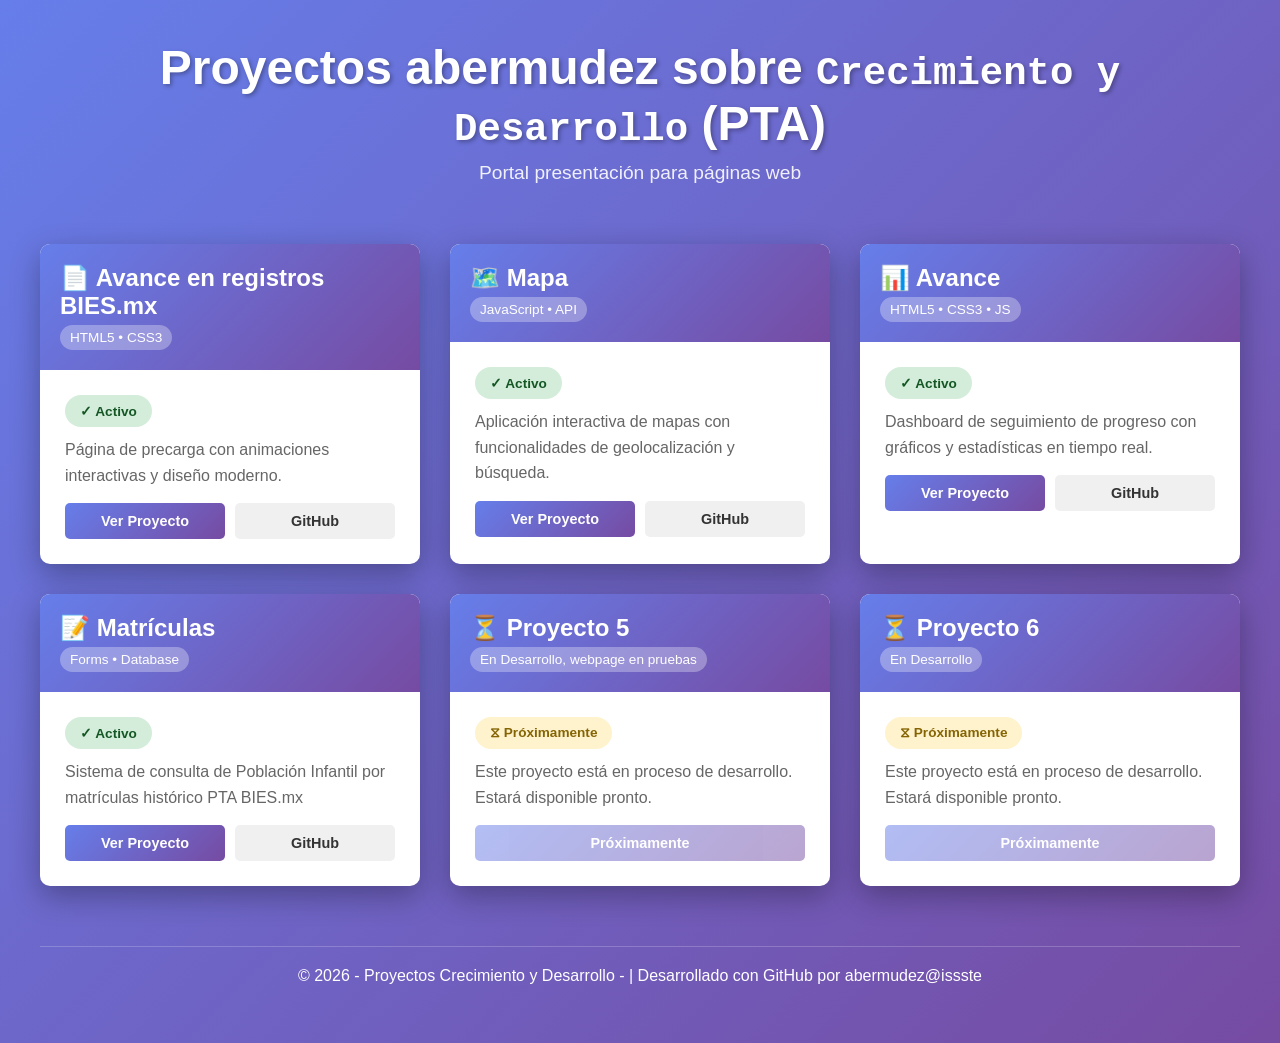
<file: index.html>
<!DOCTYPE html>
<html lang="es">
<head>
    <meta charset="UTF-8">
    <meta name="viewport" content="width=device-width, initial-scale=1.0">
    <title>Proyectos Web abermudez</title>
    <style>
        * {
            margin: 0;
            padding: 0;
            box-sizing: border-box;
        }

        body {
            font-family: 'Segoe UI', Tahoma, Geneva, Verdana, sans-serif;
            background: linear-gradient(135deg, #667eea 0%, #764ba2 100%);
            min-height: 100vh;
            padding: 40px 20px;
        }

        .container {
            max-width: 1200px;
            margin: 0 auto;
        }

        header {
            text-align: center;
            color: white;
            margin-bottom: 60px;
            animation: fadeIn 0.8s ease-in;
        }

        header h1 {
            font-size: 3em;
            margin-bottom: 10px;
            text-shadow: 2px 2px 4px rgba(0,0,0,0.3);
        }

        header p {
            font-size: 1.2em;
            opacity: 0.9;
        }

        .projects-grid {
            display: grid;
            grid-template-columns: repeat(auto-fit, minmax(300px, 1fr));
            gap: 30px;
            margin-bottom: 60px;
        }

        .project-card {
            background: white;
            border-radius: 10px;
            overflow: hidden;
            box-shadow: 0 10px 30px rgba(0,0,0,0.3);
            transition: transform 0.3s ease, box-shadow 0.3s ease;
            animation: slideUp 0.6s ease-out;
        }

        .project-card:nth-child(2) {
            animation-delay: 0.1s;
        }

        .project-card:nth-child(3) {
            animation-delay: 0.2s;
        }

        .project-card:nth-child(4) {
            animation-delay: 0.3s;
        }

        .project-card:nth-child(5) {
            animation-delay: 0.4s;
        }

        .project-card:nth-child(6) {
            animation-delay: 0.5s;
        }

        .project-card:hover {
            transform: translateY(-10px);
            box-shadow: 0 20px 40px rgba(0,0,0,0.4);
        }

        .project-header {
            background: linear-gradient(135deg, #667eea 0%, #764ba2 100%);
            padding: 20px;
            color: white;
        }

        .project-header h2 {
            font-size: 1.5em;
            margin-bottom: 5px;
        }

        .project-header .tag {
            display: inline-block;
            background: rgba(255,255,255,0.3);
            padding: 5px 10px;
            border-radius: 20px;
            font-size: 0.85em;
        }

        .project-content {
            padding: 25px;
        }

        .project-content p {
            color: #666;
            line-height: 1.6;
            margin-bottom: 15px;
        }

        .project-footer {
            display: flex;
            gap: 10px;
        }

        .btn {
            display: inline-block;
            padding: 10px 20px;
            border-radius: 5px;
            text-decoration: none;
            font-size: 0.9em;
            font-weight: 600;
            transition: all 0.3s ease;
            border: none;
            cursor: pointer;
            flex: 1;
            text-align: center;
        }

        .btn-primary {
            background: linear-gradient(135deg, #667eea 0%, #764ba2 100%);
            color: white;
        }

        .btn-primary:hover:not(:disabled) {
            opacity: 0.9;
            transform: scale(1.05);
        }

        .btn-secondary {
            background: #f0f0f0;
            color: #333;
        }

        .btn-secondary:hover {
            background: #e0e0e0;
        }

        .btn:disabled {
            opacity: 0.5;
            cursor: not-allowed;
        }

        .status-badge {
            display: inline-block;
            padding: 8px 15px;
            border-radius: 20px;
            font-size: 0.85em;
            font-weight: 600;
            margin-bottom: 10px;
        }

        .status-active {
            background: #d4edda;
            color: #155724;
        }

        .status-coming {
            background: #fff3cd;
            color: #856404;
        }

        @keyframes fadeIn {
            from {
                opacity: 0;
                transform: translateY(-20px);
            }
            to {
                opacity: 1;
                transform: translateY(0);
            }
        }

        @keyframes slideUp {
            from {
                opacity: 0;
                transform: translateY(30px);
            }
            to {
                opacity: 1;
                transform: translateY(0);
            }
        }

        footer {
            text-align: center;
            color: white;
            padding: 20px;
            border-top: 1px solid rgba(255,255,255,0.2);
        }

        @media (max-width: 768px) {
            header h1 {
                font-size: 2em;
            }

            .projects-grid {
                grid-template-columns: 1fr;
            }
        }
    </style>
</head>
<body>
    <div class="container">
        <header>
            <h1>Proyectos abermudez sobre <code>Crecimiento y Desarrollo</code> (PTA)</h1>
            <p>Portal presentación para páginas web</p>
        </header>

        <div class="projects-grid">
            <!-- Proyecto 1: Precarga -->
            <div class="project-card">
                <div class="project-header">
                    <h2>📄 Avance en registros BIES.mx</h2>
                    <span class="tag">HTML5 • CSS3</span>
                </div>
                <div class="project-content">
                    <span class="status-badge status-active">✓ Activo</span>
                    <p>Página de precarga con animaciones interactivas y diseño moderno.</p>
                    <div class="project-footer">
                        <a href="index_precarga.html" class="btn btn-primary">Ver Proyecto</a>
                        <a href="https://github.com/abermudezissste-source/Proyectos_" class="btn btn-secondary">GitHub</a>
                    </div>
                </div>
            </div>

            <!-- Proyecto 2: Mapa -->
            <div class="project-card">
                <div class="project-header">
                    <h2>🗺️ Mapa</h2>
                    <span class="tag">JavaScript • API</span>
                </div>
                <div class="project-content">
                    <span class="status-badge status-active">✓ Activo</span>
                    <p>Aplicación interactiva de mapas con funcionalidades de geolocalización y búsqueda.</p>
                    <div class="project-footer">
                        <a href="mapa/index.html" class="btn btn-primary">Ver Proyecto</a>
                        <a href="https://github.com/abermudezissste-source/Proyectos_" class="btn btn-secondary">GitHub</a>
                    </div>
                </div>
            </div>

            <!-- Proyecto 3: Avance -->
            <div class="project-card">
                <div class="project-header">
                    <h2>📊 Avance</h2>
                    <span class="tag">HTML5 • CSS3 • JS</span>
                </div>
                <div class="project-content">
                    <span class="status-badge status-active">✓ Activo</span>
                    <p>Dashboard de seguimiento de progreso con gráficos y estadísticas en tiempo real.</p>
                    <div class="project-footer">
                        <a href="avance/Index.html" class="btn btn-primary">Ver Proyecto</a>
                        <a href="https://github.com/abermudezissste-source/Proyectos_" class="btn btn-secondary">GitHub</a>
                    </div>
                </div>
            </div>

            <!-- Proyecto 4: Matrículas -->
            <div class="project-card">
                <div class="project-header">
                    <h2>📝 Matrículas</h2>
                    <span class="tag">Forms • Database</span>
                </div>
                <div class="project-content">
                    <span class="status-badge status-active">✓ Activo</span>
                    <p>Sistema de consulta de Población Infantil por matrículas histórico PTA BIES.mx</p>
                    <div class="project-footer">
                        <a href="Proyecto_26/index.html" class="btn btn-primary">Ver Proyecto</a>
                        <a href="https://github.com/abermudezissste-source/Proyectos_" class="btn btn-secondary">GitHub</a>
                    </div>
                </div>
            </div>

            <!-- Proyecto 5: Próximo -->
            <div class="project-card">
                <div class="project-header">
                    <h2>⏳ Proyecto 5</h2>
                    <span class="tag">En Desarrollo, webpage en pruebas</span>
                </div>
                <div class="project-content">
                    <span class="status-badge status-coming">⧖ Próximamente</span>
                    <p>Este proyecto está en proceso de desarrollo. Estará disponible pronto.</p>
                    <div class="project-footer">
                        <button class="btn btn-primary" disabled>Próximamente</button>
                    </div>
                </div>
            </div>

            <!-- Proyecto 6: Próximo -->
            <div class="project-card">
                <div class="project-header">
                    <h2>⏳ Proyecto 6</h2>
                    <span class="tag">En Desarrollo</span>
                </div>
                <div class="project-content">
                    <span class="status-badge status-coming">⧖ Próximamente</span>
                    <p>Este proyecto está en proceso de desarrollo. Estará disponible pronto.</p>
                    <div class="project-footer">
                        <button class="btn btn-primary" disabled>Próximamente</button>
                    </div>
                </div>
            </div>
        </div>

        <footer>
            <p>&copy; 2026 - Proyectos Crecimiento y Desarrollo - | Desarrollado con GitHub por abermudez@issste</p>
        </footer>
    </div>
</body>
</html>
</file>
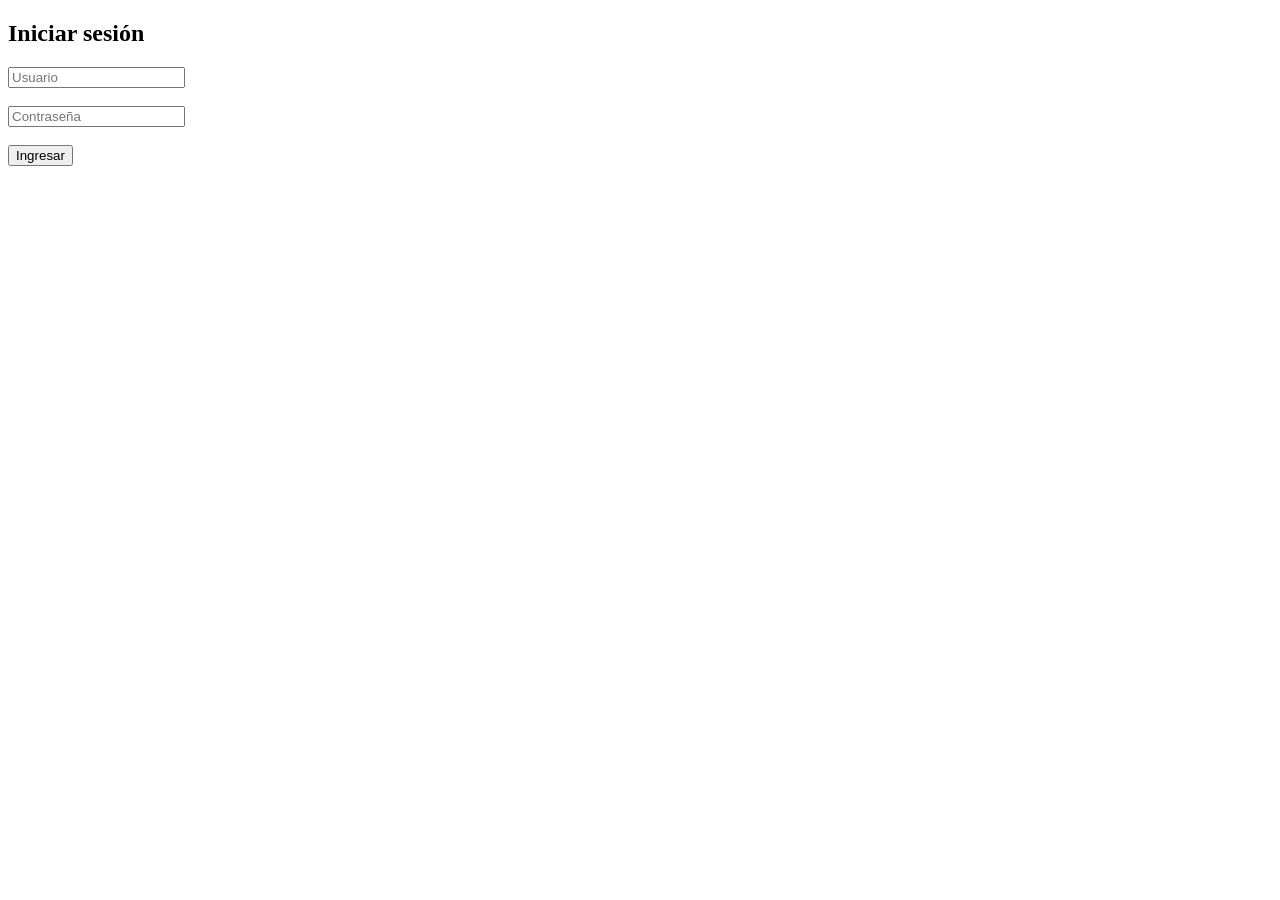
<file: Proyecto_26/index.html>
<!DOCTYPE html>
<html lang="es">
<head>
<meta charset="UTF-8" />

<script>
const usuario = localStorage.getItem("usuario");

if (!usuario) {
    window.location.href = "login.html";
}
</script>

<title>Dashboard EBDI</title>
<link rel="stylesheet" href="css/styles.css" />
<style>
  body {
    font-family: "Segoe UI", Arial, sans-serif;
  }
</style>
</head>

<!-- Modal de estado -->
<div id="estadoModal" class="modal">
  <div class="modal-content">
    <h3 id="modalTitulo">Estado seleccionado</h3>
    <p id="modalTexto"></p>

    <div class="modal-buttons">
      <button id="btnAceptar">Aceptar</button>
      <button id="btnDetalle">Ver detalle</button>
    </div>
  </div>
</div>

<!-- Tooltip para los Estados -->
<div id="tooltipEstado" class="tooltip"></div>

<script> 
function abrirDashboard(estadoId) {
  window.location.href = `matricula.html?estado=${estadoId}`
}
</script>

<body>
<!-- HEADER -->
<header class="header">
  <div class="header-left">
    <img src="img/logo.png" alt="Logo" class="logo">
    <h1 class="titulo">Dashboard Matrículas - EBDI</h1>
  </div>
</header>
<div id="sesion">
  Usuario: <span id="usuarioLogeado"></span>
  <button onclick="logout()">Cerrar sesión</button>
</div>

<!-- CONTENIDO -->
<main class="main">
  <div id="map-container">
    <object id="mapa" type="image/svg+xml" data="MapaIndex.svg"></object>
  </div>

  <div id="contador"></div>
  <div id="ebdiContainer"></div>
  <div id="pagination"></div>
</main>


<!-- FOOTER -->
<footer class="footer">
  <p>Sistema Crecimiento y Desarrollo EBDI © 2026 | Subdirección de Capacitación y Servicios Educativos</p>
</footer>

<!-- Scripts -->
<script src="js/app.js"></script>

<script>
// Obtener usuario
const usuarioLog = localStorage.getItem("usuario");

// Mostrar usuario en pantalla
if (usuarioLog) {
    document.getElementById("usuarioLogeado").textContent = usuarioLog;
}

// Función cerrar sesión
function logout() {
    localStorage.clear();
    window.location.href = "login.html";
}
 <div id="sesion" style="position:absolute; top:10px; right:20px;">
  Usuario: <span id="usuarioLogeado"></span>
  <button onclick="logout()">Cerrar sesión</button>
</div>

</script>

</body>
</html>
</file>
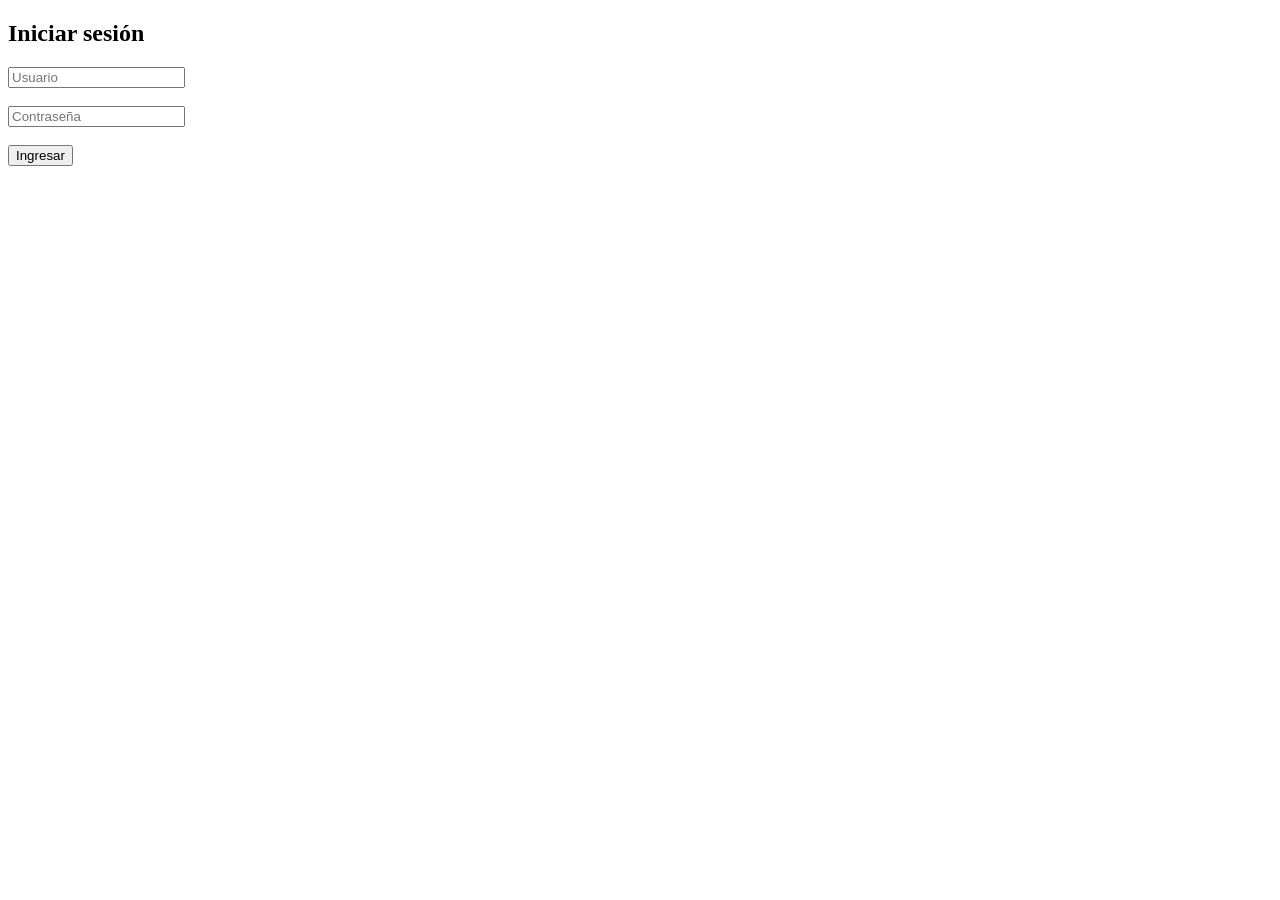
<file: Proyecto_26/Expediente.html>
<!DOCTYPE html>
<html lang="es">
<head>
  <meta charset="utf-8">
  <link rel="stylesheet" href="css/expediente.css" />
  <meta name="viewport" content="width=device-width, initial-scale=1">
  <title>Expediente Electrónico — EBDI</title>

<script>
document.addEventListener("DOMContentLoaded", function() {

    const rol = localStorage.getItem("rol");

    if (!rol) {
        alert("Debe iniciar sesión");
        window.location.href = "login.html";
        return;
    }

    if (rol !== "admin") {
        alert("Acceso restringido. Contacte al administrador.");
        window.location.href = "matricula.html";
        return;
    }
});
</script>

</head>

<script src="xlsx.full.min.js"></script>
<script src="js/expediente.js"></script>

<!-- Loader -->
<div id="loaderExpediente" class="loader-overlay">
  <div class="loader-box">
    <div class="spinner"></div>
    <p>Cargando expediente...</p>
  </div>
</div>

<body>
  <!-- HEADER -->
<header class="header">
  <div class="header-left">
    <img src="img/Logo.png" alt="Logo" class="logo">
    <h1 class="titulo">Dashboard Matrículas - EBDI</h1>
  </div>
</header>
<div id="sesion">
  Usuario: <span id="usuarioLogeado"></span>
  <button onclick="logout()">Cerrar sesión</button>
</div>
<div class="container">

  <!-- ================= ENCABEZADO ================= -->
  <header class="card">
    <h1 id="tituloExpediente">Expediente Electrónico</h1>
    <div class="muted">
      <strong>Matrícula:</strong> <span id="Matricula">—</span> |
      <strong>EBDI:</strong> <span id="EBDI">—</span>
    </div>
    
<button type="button" class="secondary" id="btnVolver">
  ← Volver a Matrículas
</button>

  </header>

  <!-- ================= FORMULARIO ================= -->
  <form id="expedienteForm" class="card" onsubmit="return false;">

    <!-- Identidad -->
    <h2>Datos de identidad</h2>
    <div class="grid">

      <div class="col-6">
        <label>Matrícula</label>
        <input name="matriculaId" readonly>
      </div>
      <div class="col-6">
        <label>Estado</label>
        <input name="EstadoId" readonly>
      </div>
      <div class="col-6">
        <label>EBDI</label>
        <input name="ebdiId" readonly>
      </div>
      <div class="col-6">
        <label>Estrato</label>
       <input name="estrato" readonly>
       </div>
      <div class="col-6">
        <label>CURP</label>
        <input name="curp" readonly>
      </div>
      <div class="col-6">
        <label>Nombre completo</label>
        <input name="Nombre completo" readonly>
      </div>
      <div class="col-6">
        <label>Género</label>
        <input name="genero" readonly>
      </div>
      <div class="col-6">
        <label>Fecha de nacimiento</label>
        <input type="date" name="fechaNacimiento" readonly>
      </div>
       <div class="col-6">
        <label>Edad</label>
        <input name="edad" readonly>
      </div>
       <div class="col-6">
        <label>Grupo Sanguíneo y Factor</label>
        <input name="grupo">
      </div>
</div>

    <h2>Persona beneficiaria</h2>

<div class="grid">

  <div class="col-12">
    <label>Nombre</label>
    <input name="beneficiarioNombre">
  </div>

  <div class="col-6">
    <label>CURP</label>
    <input name="beneficiarioCurp">
  </div>

  <div class="col-6">
    <label>RFC</label>
    <input name="beneficiarioRfc">
  </div>

  <div class="col-12">
    <label>Domicilio</label>
    <input name="beneficiarioDomicilio">
  </div>

  <div class="col-4">
    <label>Teléfono</label>
    <input name="telefono">
  </div>

  <div class="col-4">
    <label>Celular</label>
    <input name="celular">
  </div>

  <div class="col-4">
    <label>Email</label>
    <input name="email">
  </div>

</div>

<h2>Padecimientos</h2>

<div class="grid">

  <div class="col-4"><label><input type="checkbox" name="cardiacas"> Enfermedades cardiacas</label></div>
  <div class="col-4"><label><input type="checkbox" name="renales"> Enfermedades renales</label></div>
  <div class="col-4"><label><input type="checkbox" name="diabetes"> Diabetes</label></div>

  <div class="col-4"><label><input type="checkbox" name="asma"> Asma</label></div>
  <div class="col-4"><label><input type="checkbox" name="epilepsia"> Epilepsia</label></div>
  <div class="col-4"><label><input type="checkbox" name="anemia"> Anemia</label></div>

</div>

<h2>Alergias y tratamientos</h2>

<label>¿Es alérgico?</label>
<select name="alergiasSiNo">
  <option value="">Seleccione</option>
  <option value="Si">Sí</option>
  <option value="No">No</option>
</select>

<label>Especifique alergias</label>
<textarea name="detalleAlergias"></textarea>

<label>¿Está en tratamiento?</label>
<select name="tratamiento">
  <option value="">Seleccione</option>
  <option value="Si">Sí</option>
  <option value="No">No</option>
</select>

<label>Detalle del tratamiento</label>
<textarea name="detalleTratamiento"></textarea>

<h2>Antecedentes</h2>

<label>Antecedentes prenatales</label>
<textarea name="prenatales"></textarea>

<label>Antecedentes perinatales</label>
<textarea name="perinatales"></textarea>

<label>Antecedentes familiares</label>
<textarea name="familiares"></textarea>

<label>Antecedentes personales patológicos</label>
<textarea name="personales"></textarea>


<h2>Antecedentes Prenatales</h2>

<div class="grid">
  <div class="col-4">
    <label>No. embarazos</label>
    <input name="numEmbarazos">
  </div>

  <div class="col-4">
    <label>No. abortos</label>
    <input name="numAbortos">
  </div>

  <div class="col-4">
    <label>Edad al embarazo</label>
    <input name="edadEmbarazo">
  </div>
</div>

<label>Complicaciones durante el embarazo</label>
<textarea name="complicacionesEmbarazo"></textarea>

<label>Alimentación durante el embarazo</label>
<textarea name="alimentacionEmbarazo"></textarea>

<h2>Antecedentes Perinatales</h2>

<label>Tipo de nacimiento</label>
<select name="tipoNacimiento">
  <option value="">Seleccione</option>
  <option>Parto</option>
  <option>Cesárea</option>
</select>

<label>Complicaciones</label>
<textarea name="complicacionesNacimiento"></textarea>

<div class="grid">
  <div class="col-4">
    <label>Peso al nacer</label>
    <input name="pesoNacimiento">
  </div>

  <div class="col-4">
    <label>Talla al nacer</label>
    <input name="tallaNacimiento">
  </div>
</div>

<h2>Antecedentes No Patológicos</h2>

<label>Vive con</label>
<input name="viveCon">

<label>Servicios básicos</label>
<select name="servicios">
  <option>Completo</option>
  <option>Incompleto</option>
</select>

<label>Mascotas</label>
<input name="mascotas">

<label>Observaciones</label>
<textarea name="observacionesNoPatologicos"></textarea>

<h2>Antecedentes Familiares</h2>

<label>Madre</label>
<textarea name="madre"></textarea>

<label>Padre</label>
<textarea name="padre"></textarea>

<label>Hermanos</label>
<textarea name="hermanos"></textarea>

<h2>Antecedentes Patológicos</h2>

<label>Enfermedades</label>
<textarea name="enfermedades"></textarea>

<label>Cirugías</label>
<textarea name="cirugias"></textarea>

<label>Alergias</label>
<textarea name="alergias"></textarea>

<h2>Alimentación</h2>

<label>Lactancia</label>
<select name="lactancia">
  <option>No</option>
  <option>Sí</option>
</select>

<label>Dieta actual</label>
<textarea name="dieta"></textarea>

<label>Observaciones</label>
<textarea name="alimentacionObs"></textarea>

<h2>Crecimiento y Desarrollo</h2>

<label>Notas generales</label>
<textarea name="crecimiento"></textarea>

<h2>Exploración Física</h2>

<div class="grid">
  <div class="col-3">
    <label>FC</label>
    <input name="fc">
  </div>

  <div class="col-3">
    <label>FR</label>
    <input name="fr">
  </div>

  <div class="col-3">
    <label>Temp</label>
    <input name="temp">
  </div>
</div>

<label>Inspección general</label>
<textarea name="inspeccion"></textarea>

<label>Cabeza y cuello</label>
<textarea name="cabeza"></textarea>

<label>Tórax</label>
<textarea name="torax"></textarea>

<label>Abdomen</label>
<textarea name="abdomen"></textarea>

<h2>Diagnóstico</h2>

<label>Observaciones</label>
<textarea name="diagnostico"></textarea>

<label>Apto para ingreso</label>
<select name="apto">
  <option>Sí</option>
  <option>No</option>
</select>

<h2>Programa de Manejo</h2>

<label><input type="checkbox" name="controlSano"> Control niño sano</label>
<label><input type="checkbox" name="vacunacion"> Vacunación</label>
<label><input type="checkbox" name="pesoTalla"> Peso y talla</label>

<label>Detalle</label>
<textarea name="manejo"></textarea>

<h2>Control de Vacunación</h2>

<label>Observaciones vacunación</label>
<textarea name="vacunacionObs"></textarea>

<h2>Desparasitación</h2>

<label>Última fecha</label>
<input type="date" name="desparasitacion">

<label>Observaciones</label>
<textarea name="desparasitacionObs"></textarea>



</div>

<label>Observaciones</label>
<textarea name="observaciones"></textarea>

</div>

<!-- FOOTER -->
<footer class="footer">
  <p>Sistema Crecimiento y Desarrollo EBDI © 2026 | Subdirección de Capacitación y Servicios Educativos</p>
</footer>

</body>
</html>
</file>
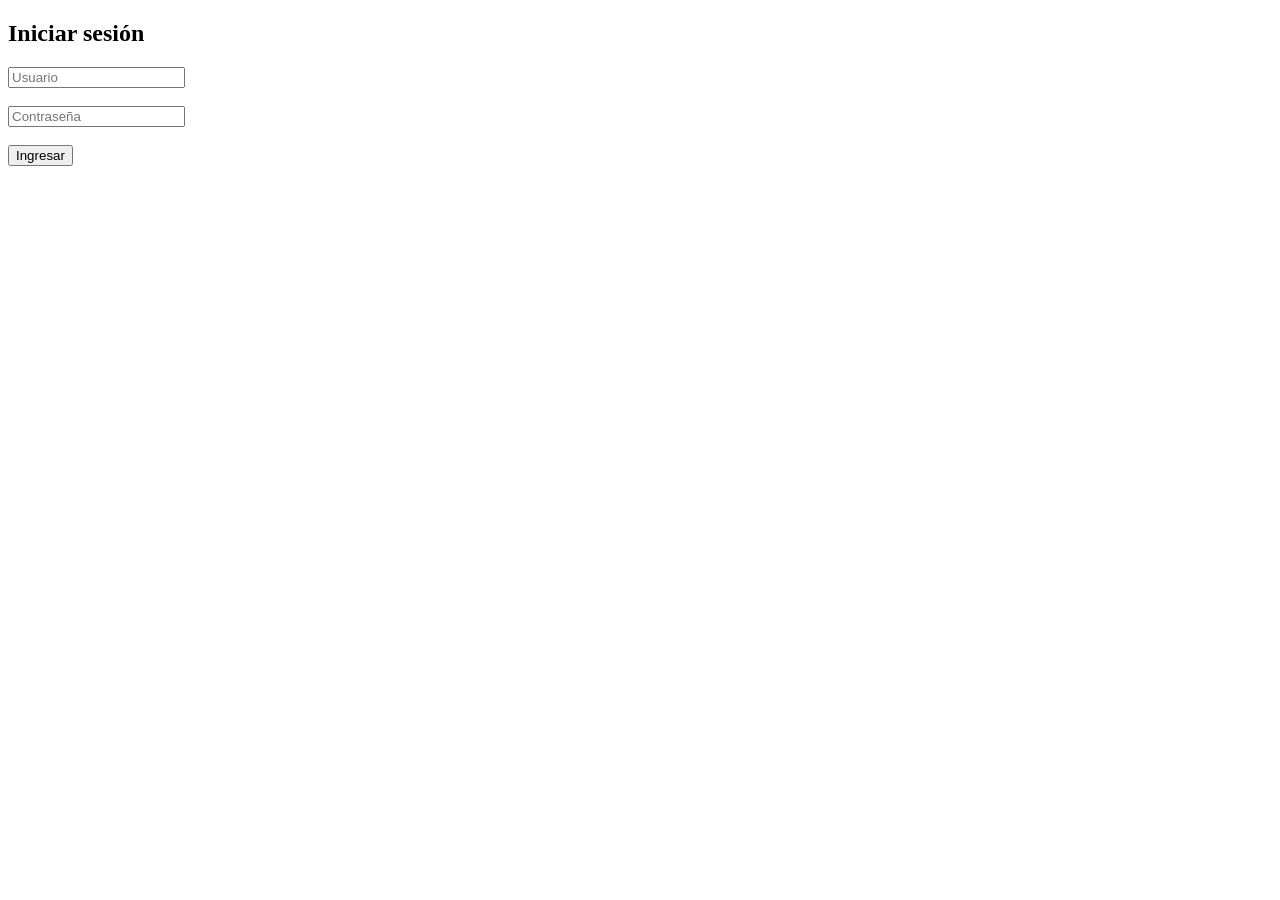
<file: Proyecto_26/login.html>
<!DOCTYPE html>
<html lang="es">
<head>
<meta charset="UTF-8">
<title>Login</title>
</head>
<body>

<h2>Iniciar sesión</h2>

<input type="text" id="usuario" placeholder="Usuario"><br><br>
<input type="password" id="password" placeholder="Contraseña"><br><br>

<button onclick="login()">Ingresar</button>

<script>
function login() {
    const user = document.getElementById("usuario").value;
    const pass = document.getElementById("password").value;

    // Lista de usuarios con rol implícito
    const usuarios = [
        { usuario: "admin", password: "Ra2026L", rol: "admin" },
        { usuario: "ursula.ortiz", password: "Helena925", rol: "admin" },
        { usuario: "abermudez", password: "Ra2026C", rol: "consulta" },
        { usuario: "consulta1", password: "C12345", rol: "consulta" }
    ];

    // Buscar usuario válido
    const usuarioValido = usuarios.find(u => u.usuario === user && u.password === pass);

    if (usuarioValido) {
        localStorage.setItem("usuario", usuarioValido.usuario);
        localStorage.setItem("rol", usuarioValido.rol);

        window.location.href = "index.html";
    } else {
        alert("Usuario o contraseña incorrectos");
    }
}
</script>

</body>
</html>
</file>
<file: Proyecto_26/css/styles.css>
/* RESET */
body {
  margin: 0;
  font-family: "Segoe UI", Arial, sans-serif;
  display: flex;
  flex-direction: column;
  height: 100vh;
}

body {
  background: linear-gradient(135deg, #f7f9fb, #eef2ff);
}


/* HEADER */
.header {
  background: #611232;
  color: white;
  padding: 10px 20px;
}

.header-left {
  display: flex;
  align-items: center;
  gap: 10px;
}

.logo {
  height: 40px;
}

.titulo {
  font-size: 18px;
  margin: 0;
}

/* CONTENIDO */
.main {
  flex: 1;
  display: flex;
  flex-direction: column;
  align-items: center;
  justify-content: center;
}

/* MAPA CENTRADO */
#map-container {
  display: flex;
  justify-content: center;
  align-items: center;
  width: 100%;
}

#mapa {
  width: 80%;
  max-width: 900px;
  height: auto;
}

/* FOOTER */
.footer {
  background: #611232;
  color: white;
  text-align: center;
  padding: 8px;
  font-size: 12px;
}

body {
  margin: 0;
  padding: 0;
  background: #f5f5f5;
}

svg {
  width: 100%;
  max-width: 1000px;
  height: auto;
}

#map {
  height: 65vh;
  width: 100%;
}

#mapa {
  max-width: 1300px;
  margin: 0 auto;
  overflow: hidden;
  display: flex;
  justify-content: center;
  align-items: center;
  height: 100vh;
}

#mapa svg {
  width: 100%;
  height: auto;
}

.modal {
  display: none;
  position: fixed;
  z-index: 1000;
  left: 0;
  top: 0;
  width: 100%;
  height: 100%;
  background: rgba(0,0,0,0);
}

.modal-content {
  background: #335f3e;
  color: #fff;
  padding: 20px;
  width: 300px;
  margin: 15% auto;
  border-radius: 8px;
  text-align: center;
}

.modal-buttons {
  margin-top: 15px;
  display: flex;
  justify-content: space-around;
}

.modal-buttons button {
  padding: 8px 12px;
  border: none;
  border-radius: 6px;
  cursor: pointer;
}

#btnAceptar {
  background: #aaa;
}

#btnDetalle {
  background: #4ecdc4;
  color: #000;
}

.tooltip {
  position: fixed;
  display: none;
  background: rgb(180, 231, 60);
  color: black;
  padding: 12px 16px;
  border-radius: 6px;
  font-size: 16px;
  box-shadow: 0 4px 8px rgba(0,0,0,0.3);
  border: 1px solid #ccc;
  pointer-events: none;   /* NO interferir con el mouse */
  z-index: 99999;
}

#mapa {
  width: 90%;
  max-width: 1200px;
  background: white;
  padding: 10px;
  border-radius: 10px;
  box-shadow: 0 4px 15px rgba(0,0,0,0.1);
}
#mapa {
  width: 90%;
  max-width: 1200px;
  opacity: 0;
  transform: scale(0.9);
  transition: all 0.8s ease;
}

/* estado visible */
#mapa.visible {
  opacity: 1;
  transform: scale(1);
}

/* TRANSICIÓN GENERAL */
body {
  opacity: 0;
  transition: opacity 0.4s ease-in-out;
}

/* Cuando ya cargó */
body.fade-in {
  opacity: 1;
}
</file>
<file: Proyecto_26/css/expediente.css>
/* HEADER */
.header {
  background: #611232;
  color: white;
  padding: 10px 20px;
}

.header-left {
  display: flex;
  align-items: center;
  gap: 10px;
}

.logo {
  height: 40px;
}

.titulo {
  font-size: 18px;
  margin: 0;
}

:root {
  --bg: #f7f9fb;
  --card: #ffffff;
  --text: #1f2d3d;
  --muted: #6b7280;
  --primary: #2563eb;
  --secondary: #eef2ff;
  --border: #e5e7eb;
}

/* Reset básico */
* {
  box-sizing: border-box;
}

/* Base */
body {
  margin: 0;
  padding: 24px;
  font-family: system-ui, -apple-system, Segoe UI, Roboto, Helvetica, Arial;
  background: var(--bg);
  color: var(--text);
}

body {
  background: linear-gradient(135deg, #f7f9fb, #eef2ff);
}


/* Títulos */
h1 {
  font-size: 1.6rem;
  margin: 0 0 4px 0;
}

h2 {
  font-size: 1.2rem;
  margin: 20px 0 10px 0;
}

/* Layout */
.container {
  max-width: 1000px;
  margin: 0 auto;
}

.card {
  background: var(--card);
  border: 1px solid var(--border);
  border-radius: 12px;
  padding: 20px;
  margin-bottom: 18px;
  box-shadow: 0 2px 6px rgba(0,0,0,.04);
  transition: all 0.25s ease;
}

.card:hover {
  transform: translateY(-3px);
  box-shadow: 0 10px 20px rgba(0,0,0,.08);
}

/* Grid */
.grid {
  display: grid;
  grid-template-columns: repeat(12, 1fr);
  gap: 12px;
}

.col-12 { grid-column: span 12; }
.col-6  { grid-column: span 6; }
.col-4  { grid-column: span 4; }
.col-8  { grid-column: span 8; }

/* Inputs */
label {
  display: block;
  font-size: 0.85rem;
  color: var(--muted);
  margin: 6px 0;
}

input,
select,
textarea {
  width: 100%;
  padding: 10px;
  border: 1px solid var(--border);
  border-radius: 8px;
  transition: all 0.2s ease;
}

/* cuando haces click */
input:focus,
select:focus,
textarea:focus {
  border-color: var(--primary);
  outline: none;
  box-shadow: 0 0 0 3px rgba(37, 99, 235, 0.15);
}

textarea {
  min-height: 120px;
}

/* Texto auxiliar */
.muted {
  color: var(--muted);
  font-size: 0.85rem;
}

/* Acciones */
.actions {
  display: flex;
  justify-content: flex-end;
  gap: 10px;
  margin-top: 12px;
}

/* Botones */
button {
  padding: 10px 16px;
  border-radius: 8px;
  border: none;
  background: var(--primary);
  color: #ffffff;
  cursor: pointer;
}

button.secondary {
  background: var(--secondary);
  color: #010529;
}

button {
  padding: 10px 16px;
  border-radius: 8px;
  border: none;
  background: var(--primary);
  color: #fff;
  cursor: pointer;
  transition: all 0.25s ease;
}

button:hover {
  transform: translateY(-2px);
  box-shadow: 0 6px 12px rgba(0,0,0,0.15);
  opacity: 0.95;
}

button:active {
  transform: scale(0.96);
}

button.secondary:hover {
  background: #dbeafe;
}

h2 {
  border-left: 4px solid var(--primary);
  padding-left: 10px;
}


/* FOOTER */
.footer {
  background: #611232;
  color: white;
  text-align: center;
  padding: 8px;
  font-size: 12px;
}

/* Responsive */
@media (max-width: 800px) {
  .col-6,
  .col-4,
  .col-8 {
    grid-column: span 12;
  }
}

/* Overlay */
.loader-overlay {
  position: fixed;
  top: 0;
  left: 0;
  width: 100%;
  height: 100%;
  background: rgba(247, 249, 251, 0.9);
  display: flex;
  justify-content: center;
  align-items: center;
  z-index: 9999;
}

/* Caja */
.loader-box {
  text-align: center;
  background: white;
  padding: 30px;
  border-radius: 12px;
  box-shadow: 0 10px 25px rgba(0,0,0,0.1);
}

/* Spinner */
.spinner {
  width: 50px;
  height: 50px;
  border: 5px solid #e5e7eb;
  border-top: 5px solid #08996d;
  border-radius: 50%;
  animation: girar 1s linear infinite;
  margin: 0 auto 15px;
}

/* Animación */
@keyframes girar {
  to {
    transform: rotate(360deg);
  }
}

/* Texto */
.loader-box p {
  font-size: 0.95rem;
  color: #374151;
}

input[type="checkbox"] {
  margin-right: 6px;
}

/* TRANSICIÓN GENERAL */
body {
  opacity: 0;
  transition: opacity 0.4s ease-in-out;
}

/* Cuando ya cargó */
body.fade-in {
  opacity: 1;
}
</file>
